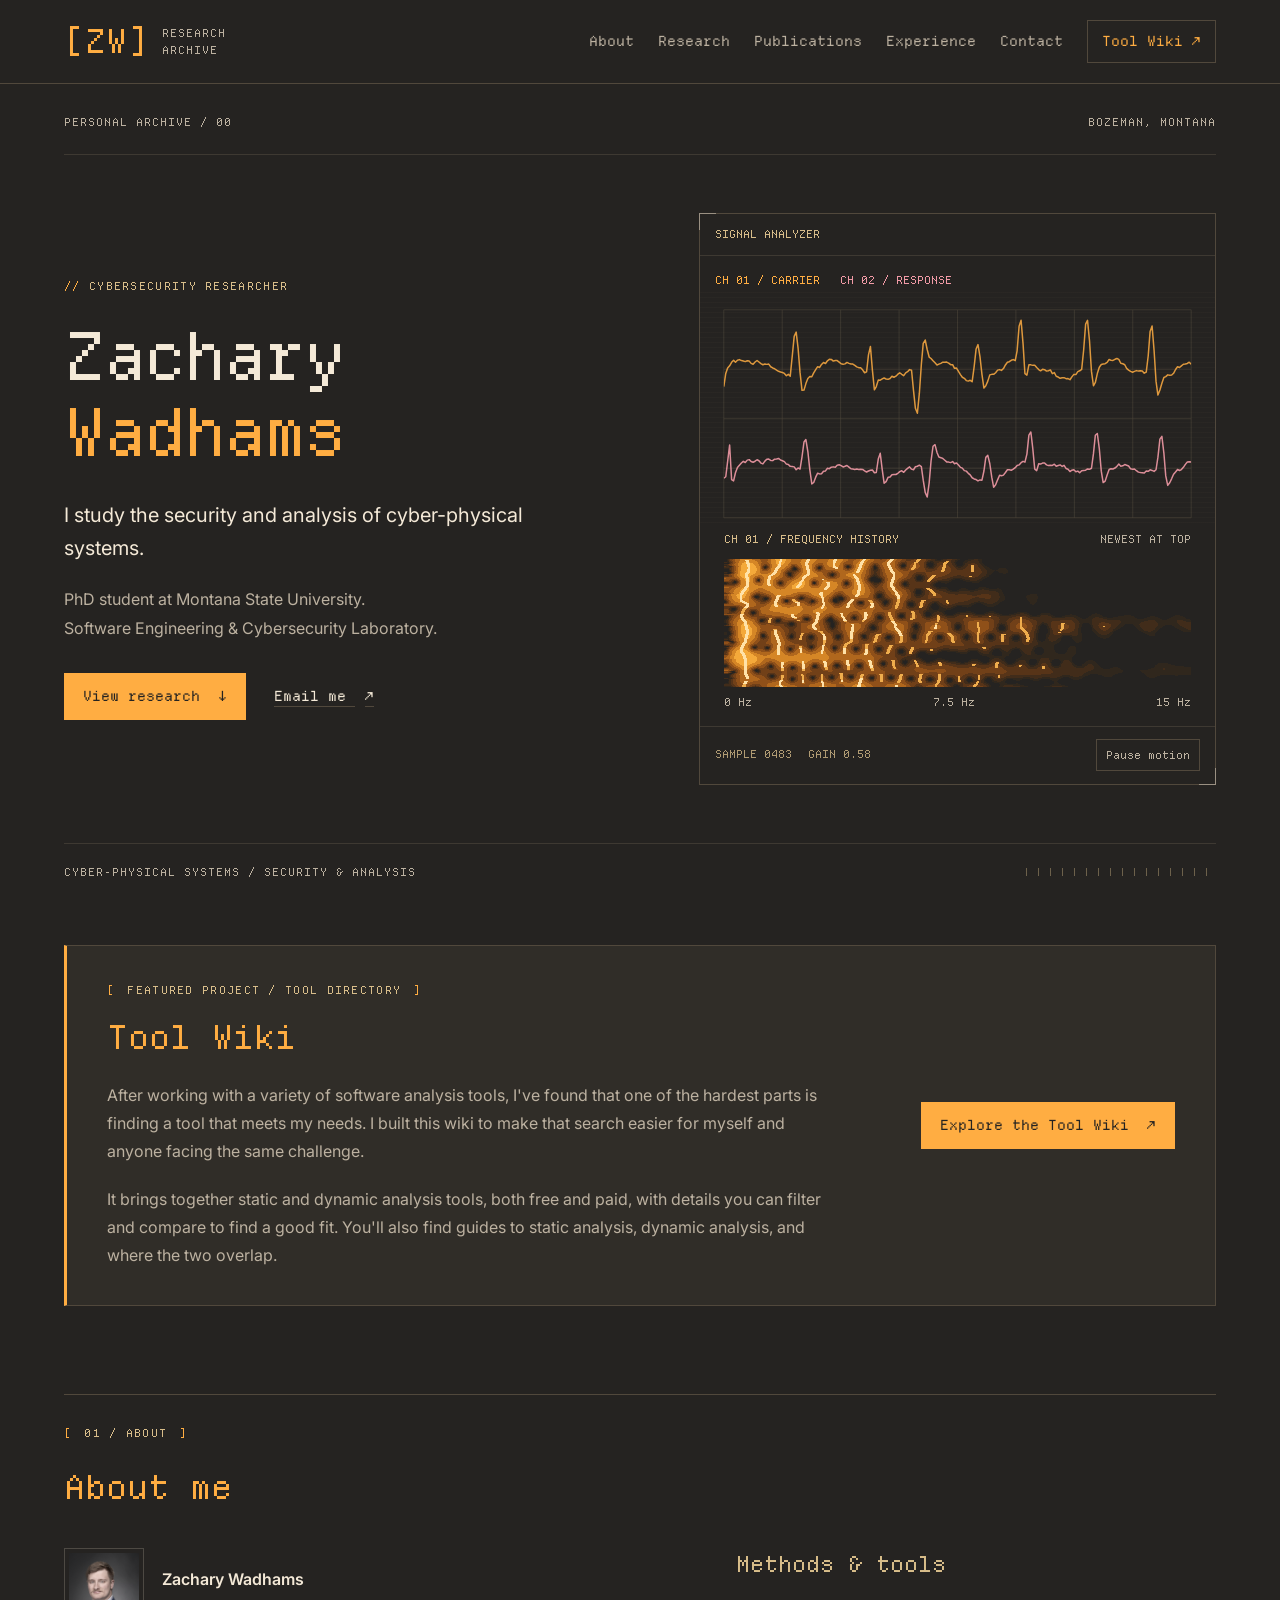
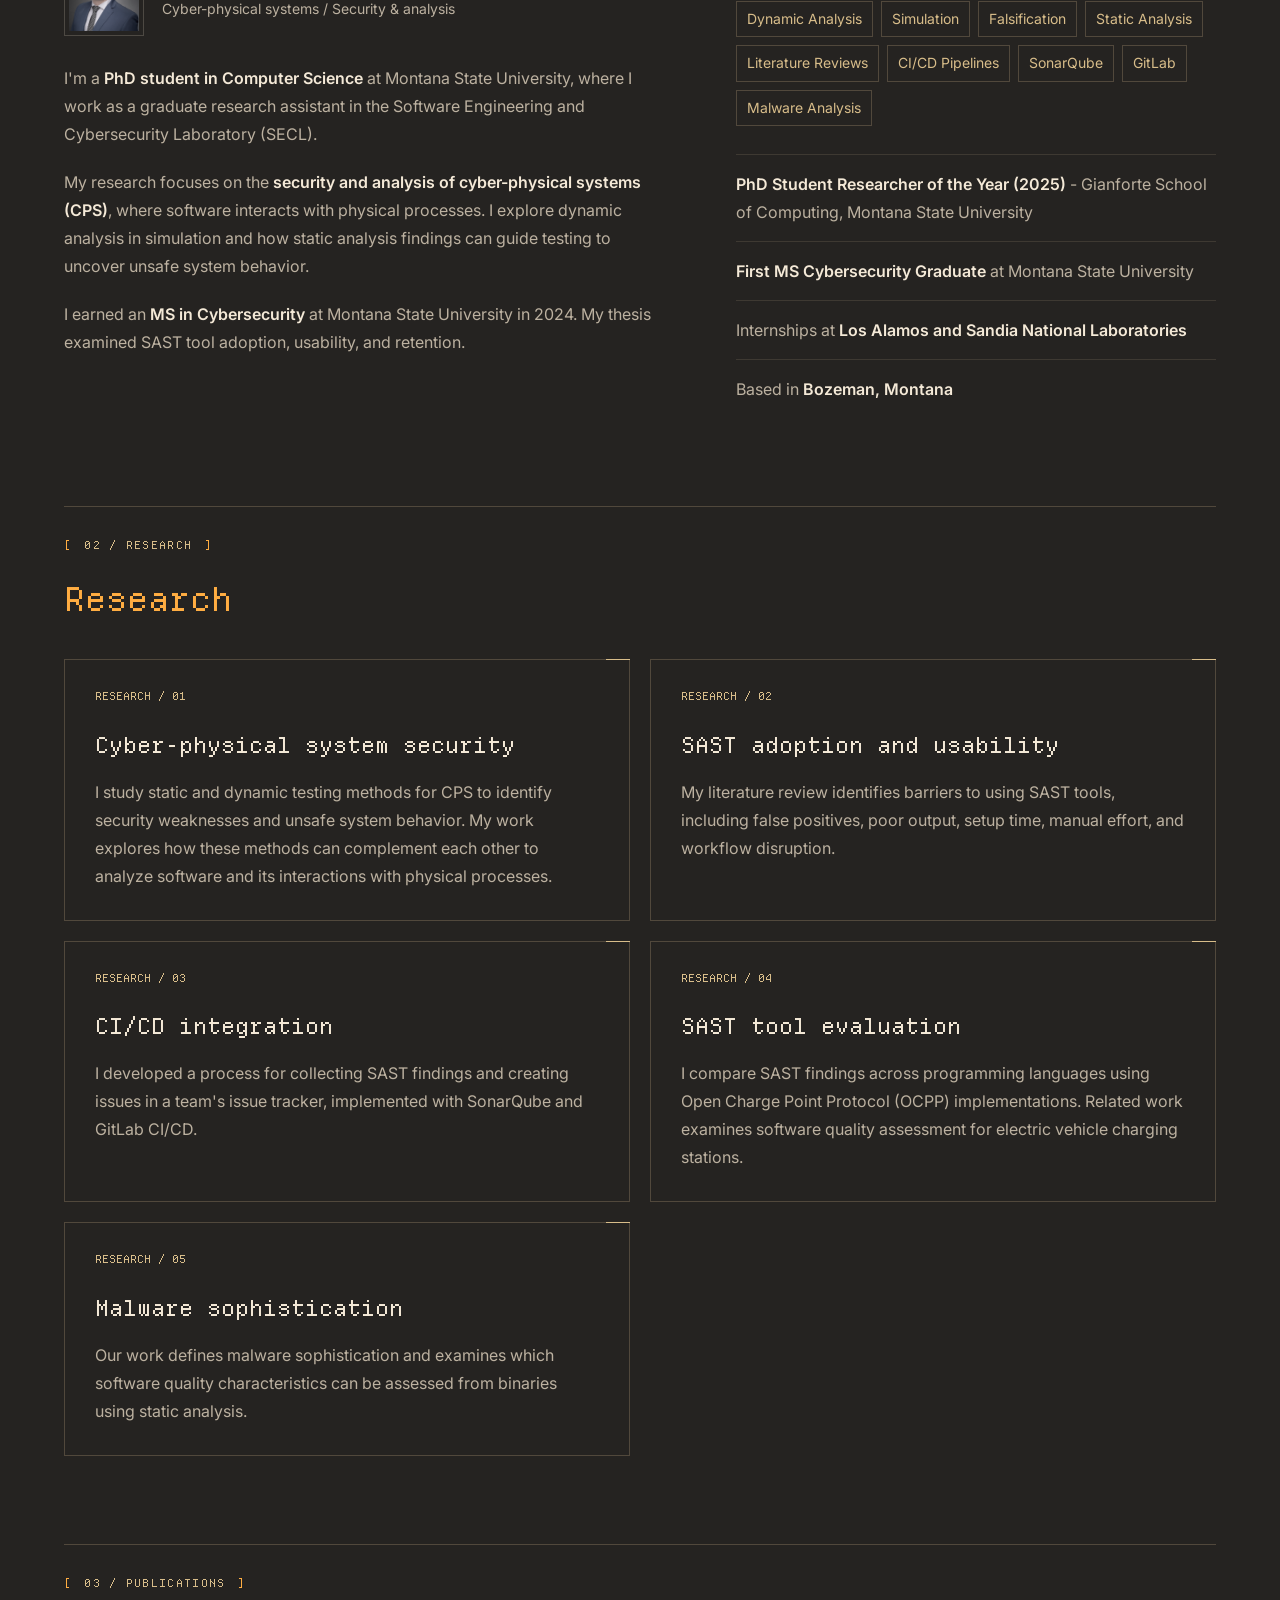
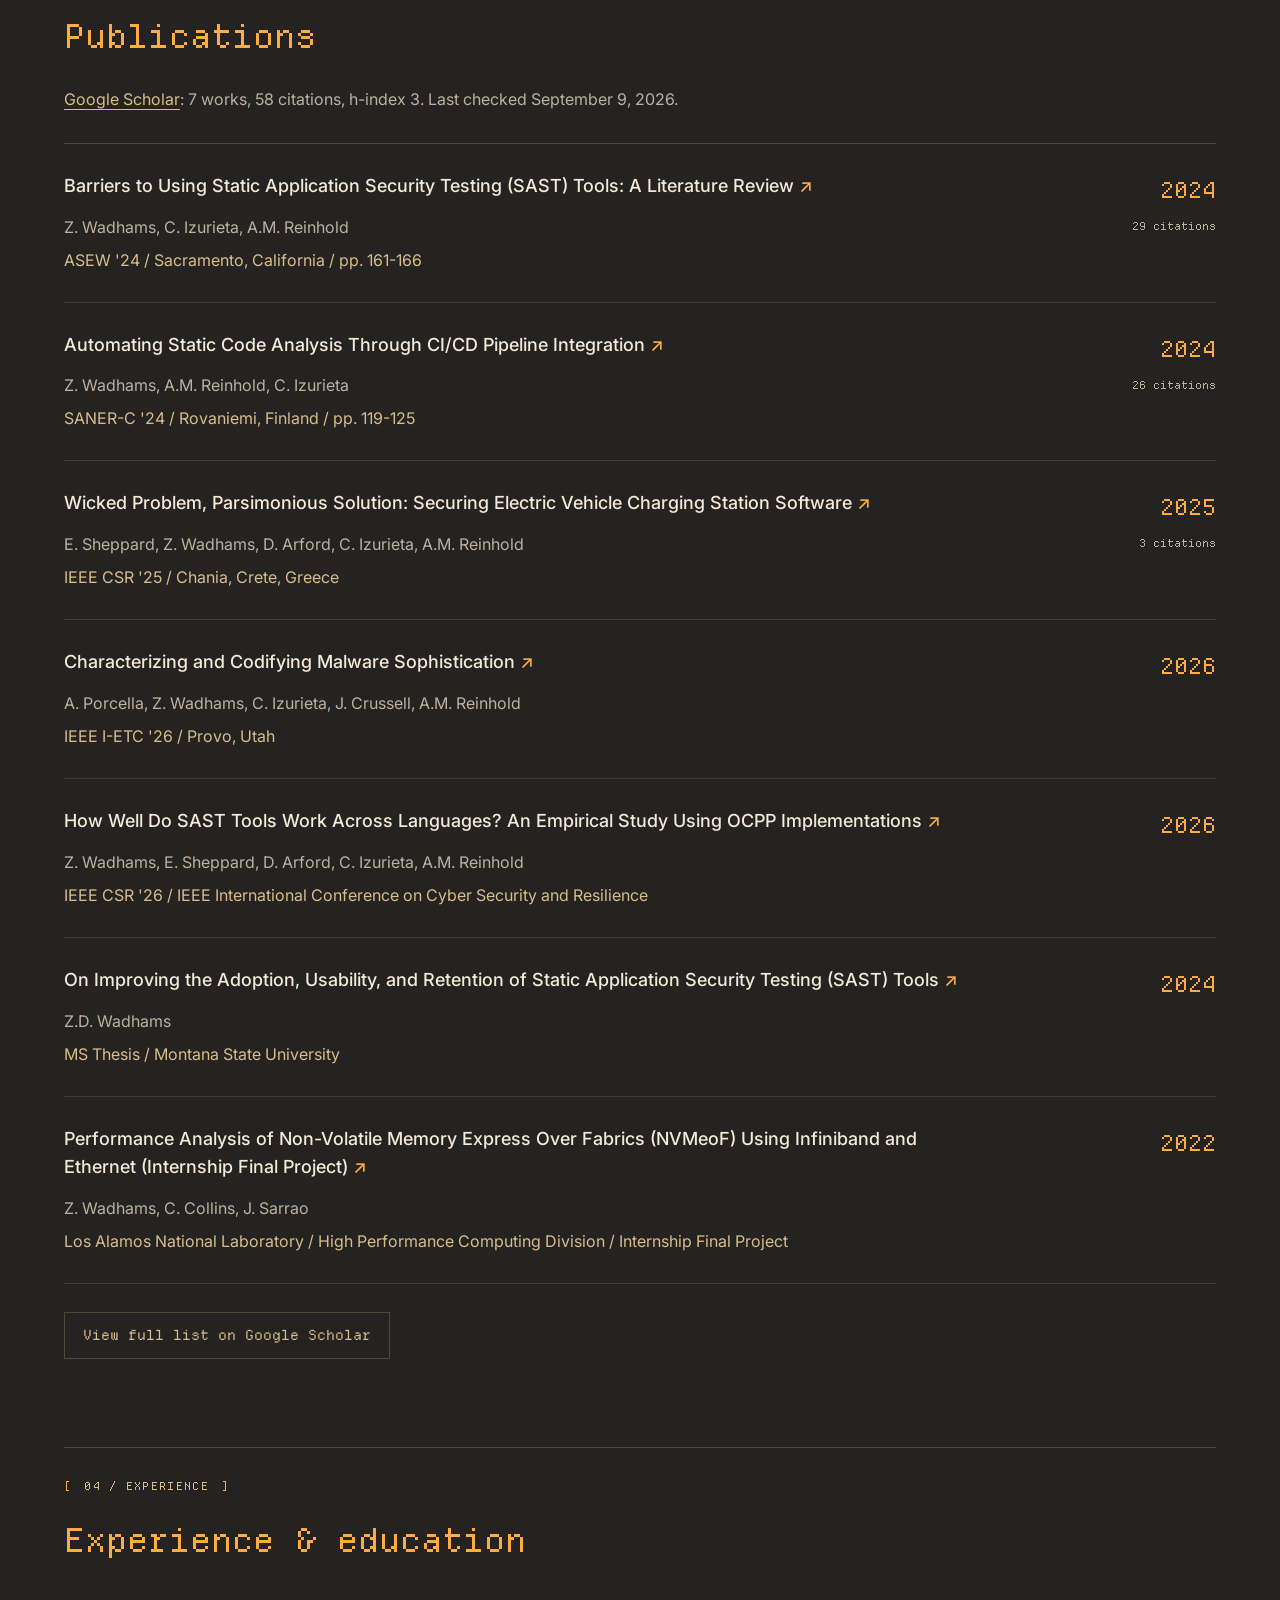
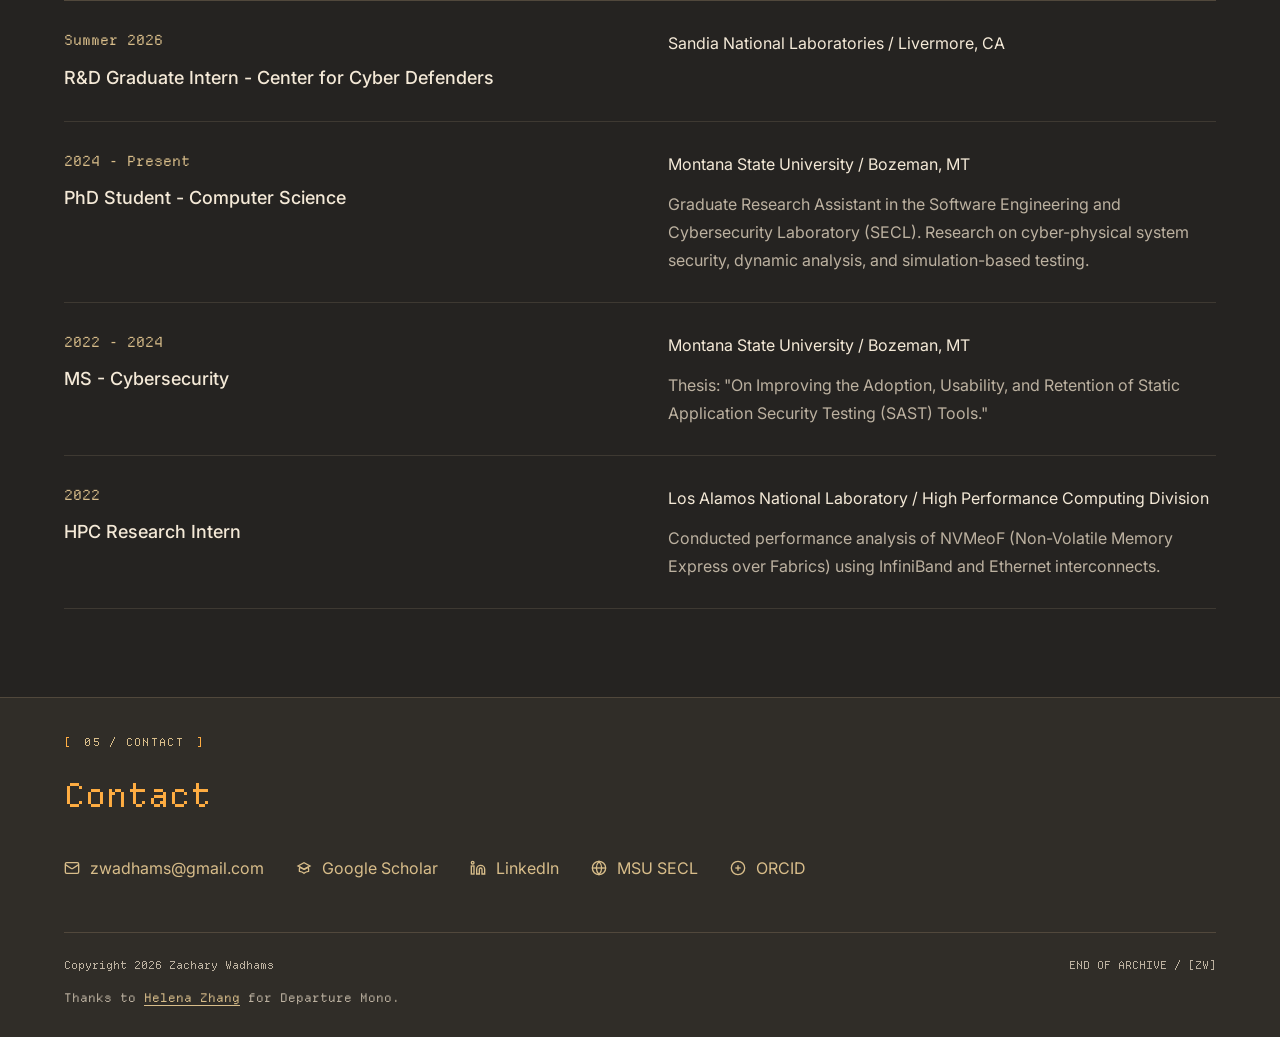
<file: index.html>
<!DOCTYPE html>
<html lang="en">
<head>
  <meta charset="UTF-8" />
  <meta name="viewport" content="width=device-width, initial-scale=1.0" />
  <meta name="description" content="Zachary Wadhams, PhD student at Montana State University. Research in cyber-physical system security, dynamic analysis, and simulation-based testing." />
  <meta name="theme-color" content="#252321" />
  <title>Zachary Wadhams | Cybersecurity Researcher</title>
  <link rel="preconnect" href="https://fonts.googleapis.com" />
  <link rel="preconnect" href="https://fonts.gstatic.com" crossorigin />
  <link href="https://fonts.googleapis.com/css2?family=Inter:wght@400;500;600&display=swap" rel="stylesheet" />
  <link rel="preload" href="assets/fonts/DepartureMono-Regular.woff2" as="font" type="font/woff2" crossorigin />
  <link rel="stylesheet" href="styles.css" />
  <script src="site.js" defer></script>
</head>
<body>
<a class="skip-link" href="#main">Skip to content</a>


<nav class="site-nav" aria-label="Main navigation">
  <div class="nav-inner">
  <a class="logo" href="#hero" aria-label="Zachary Wadhams, home"><span class="logo-mark" aria-hidden="true">[ZW]</span><span class="logo-caption">RESEARCH<br> ARCHIVE</span></a>
  <ul>
    <li><a href="#about">About</a></li>
    <li><a href="#research">Research</a></li>
    <li><a href="#publications">Publications</a></li>
    <li><a href="#experience">Experience</a></li>
    <li><a href="#contact">Contact</a></li>
    <li><a class="nav-wiki" href="https://zwadhams.github.io/ToolWiki/">Tool Wiki <span aria-hidden="true">&nearr;</span></a></li>
  </ul>
  </div>
</nav>


<main id="main">
<section id="hero" aria-labelledby="intro-title">
  <div class="hero-register"><span>PERSONAL ARCHIVE / 00</span><span>BOZEMAN, MONTANA</span></div>
  <div class="hero-inner">
    <div class="hero-content">
      <div class="hero-tag">CYBERSECURITY RESEARCHER</div>
      <h1 id="intro-title">
        Zachary<br />
        <span class="name-accent">Wadhams</span>
      </h1>
      <p class="hero-sub">I study the security and analysis of cyber-physical systems.</p>
      <p class="hero-affiliation">PhD student at Montana State University.<br />Software Engineering &amp; Cybersecurity Laboratory.</p>
      <div class="hero-links"><a class="btn btn-primary" href="#research">View research <span aria-hidden="true">&darr;</span></a><a class="text-link" href="mailto:zwadhams@gmail.com">Email me <span aria-hidden="true">&nearr;</span></a></div>


    </div>
    <figure class="signal-display" aria-label="Decorative signal analyzer with generated waveforms">
      <div class="display-header" aria-hidden="true"><span>SIGNAL ANALYZER</span></div>
      <div class="display-channels" aria-hidden="true"><span>CH 01 / CARRIER</span><span>CH 02 / RESPONSE</span></div>
      <div class="display-screen" aria-hidden="true">
        <svg class="signal-graphic" viewBox="0 0 520 240" fill="none" focusable="false">
          <defs><clipPath id="screen-clip"><rect x="24" y="20" width="472" height="210" /></clipPath></defs>
          <path class="signal-grid" d="M24 20H496V230H24ZM83 20V230M142 20V230M201 20V230M260 20V230M319 20V230M378 20V230M437 20V230M24 80H496M24 130H496M24 180H496" />
          <g clip-path="url(#screen-clip)">
            <path class="signal-trace signal-carrier" d="M24 84L34 80L44 73L54 68L64 73L74 85L84 89L91 78L96 42L100 94L106 84L116 77L126 70L136 74L146 82L156 89L166 87L176 76L186 69L196 77L202 82L207 57L212 95L218 86L228 75L238 69L248 75L258 84L268 88L278 78L288 70L298 75L308 84L318 88L328 79L336 73L341 35L346 101L351 85L361 74L371 70L381 77L391 85L401 88L411 77L421 72L431 79L439 86L445 56L450 97L456 85L466 76L476 71L486 78L496 84" />
            <path class="signal-trace signal-response" d="M24 180L36 185L48 180L60 174L72 177L84 184L96 188L108 172L114 155L119 191L126 181L138 175L150 179L162 186L174 184L186 176L198 174L210 182L222 185L231 166L237 190L246 181L258 175L270 180L282 186L294 183L306 176L318 179L330 185L342 182L351 171L358 152L364 192L372 184L384 177L396 180L408 185L420 182L432 174L444 180L457 184L466 166L473 190L480 183L488 176L496 180" />
          </g>
        </svg>
      </div>
      <div class="waterfall" aria-hidden="true">
        <div class="waterfall-label"><span>CH 01 / FREQUENCY HISTORY</span><span>NEWEST AT TOP</span></div>
        <canvas class="waterfall-canvas" width="512" height="256" hidden></canvas>
        <svg class="waterfall-static" viewBox="0 0 512 100" preserveAspectRatio="none" focusable="false">
          <rect width="512" height="100" fill="#252321"/>
          <path d="M22 0L27 12L20 25L24 40L19 55L26 70L21 85L24 100M63 0L57 16L66 30L59 48L68 62L60 78L64 100M104 0L112 18L101 34M100 53L109 68L103 86L110 100M162 8L153 24L165 40M157 61L169 79L160 100M218 0L229 17L221 36M220 68L231 84L223 100" fill="none" stroke="#573418" stroke-width="22"/>
          <path d="M22 0L27 12L20 25L24 40L19 55L26 70L21 85L24 100M63 0L57 16L66 30L59 48L68 62L60 78L64 100M104 0L112 18L101 34M100 53L109 68L103 86L110 100M162 8L153 24L165 40M157 61L169 79L160 100M218 0L229 17L221 36M220 68L231 84L223 100" fill="none" stroke="#b0671d" stroke-width="9"/>
          <path d="M22 0L27 12L20 25L24 40L19 55L26 70L21 85L24 100M63 0L57 16L66 30L59 48L68 62L60 78L64 100M104 0L112 18L101 34M100 53L109 68L103 86L110 100M162 8L153 24L165 40M157 61L169 79L160 100M218 0L229 17L221 36M220 68L231 84L223 100" fill="none" stroke="#ffe2a8" stroke-width="1.5" vector-effect="non-scaling-stroke"/>
        </svg>
        <div class="waterfall-scale"><span>0 Hz</span><span>7.5 Hz</span><span>15 Hz</span></div>
      </div>
      <figcaption class="display-footer">
        <div class="readouts" aria-hidden="true"><span>SAMPLE <span data-sample>0483</span></span><span>GAIN <span data-gain>0.58</span></span></div>
        <button class="motion-toggle" type="button" aria-pressed="false" hidden>Pause motion</button>
      </figcaption>
    </figure>
  </div>
  <div class="hero-baseline" aria-hidden="true"><span>CYBER-PHYSICAL SYSTEMS / SECURITY &amp; ANALYSIS</span><span class="baseline-ticks"></span></div>
</section>


<section id="tool-wiki" aria-labelledby="wiki-title">
  <div class="wiki-feature">
    <div class="wiki-copy">
      <div class="section-label">FEATURED PROJECT / TOOL DIRECTORY</div>
      <h2 id="wiki-title">Tool Wiki</h2>
      <p>After working with a variety of software analysis tools, I've found that one of the
        hardest parts is finding a tool that meets my needs. I built this wiki to make that
        search easier for myself and anyone facing the same challenge.</p>
      <p>It brings together static and dynamic analysis tools, both free and paid, with
        details you can filter and compare to find a good fit. You'll also find guides to
        static analysis, dynamic analysis, and where the two overlap.</p>
    </div>
    <a class="btn btn-primary wiki-cta" href="https://zwadhams.github.io/ToolWiki/">Explore the Tool Wiki <span aria-hidden="true">&nearr;</span></a>
  </div>
</section>


<section id="about">
  <div class="section-inner">
    <div class="section-label">01 / ABOUT</div>
    <h2>About me</h2>
    <div class="section-divider"></div>
    <div class="about-grid">
      <div class="about-text"><div class="profile"><img src="headshot.jpg" alt="Zachary Wadhams" width="80" height="80" loading="lazy" /><div><strong>Zachary Wadhams</strong><span>Cyber-physical systems / Security &amp; analysis</span></div></div>
        <p>
          I'm a <strong>PhD student in Computer Science</strong> at Montana State University,
          where I work as a graduate research assistant in the Software Engineering and
          Cybersecurity Laboratory (SECL).
        </p>
        <p>
          My research focuses on the <strong>security and analysis of cyber-physical
          systems (CPS)</strong>, where software interacts with physical processes.
          I explore dynamic analysis in simulation and how static analysis findings
          can guide testing to uncover unsafe system behavior.
        </p>
        <p>
          I earned an <strong>MS in Cybersecurity</strong> at Montana State University in 2024.
          My thesis examined SAST tool adoption, usability, and retention.
        </p>
      </div>
      <div>
        <div class="about-skills">
          <h3>Methods &amp; tools</h3>
          <div class="skill-tags">
            <span class="skill-tag">Dynamic Analysis</span>
            <span class="skill-tag">Simulation</span>
            <span class="skill-tag">Falsification</span>
            <span class="skill-tag">Static Analysis</span>
            <span class="skill-tag">Literature Reviews</span>
            <span class="skill-tag">CI/CD Pipelines</span>
            <span class="skill-tag">SonarQube</span>
            <span class="skill-tag">GitLab</span>
            <span class="skill-tag">Malware Analysis</span>
          </div>
        </div>
        <div class="about-achievements">
          <div class="achievement">

            <p><strong>PhD Student Researcher of the Year (2025)</strong> - Gianforte School of Computing, Montana State University</p>
          </div>
          <div class="achievement">

            <p><strong>First MS Cybersecurity Graduate</strong> at Montana State University</p>
          </div>
          <div class="achievement">

            <p>Internships at <strong>Los Alamos and Sandia National Laboratories</strong></p>
          </div>
          <div class="achievement">

            <p>Based in <strong>Bozeman, Montana</strong></p>
          </div>
        </div>
      </div>
    </div>
  </div>
</section>


<section id="research">
  <div class="section-inner">
    <div class="section-label">02 / RESEARCH</div>
    <h2>Research</h2>
    <div class="section-divider"></div>
    <div class="research-grid">
      <div class="research-card">
        <div class="research-icon" aria-hidden="true">01</div>
        <h3>Cyber-physical system security</h3>
        <p>I study static and dynamic testing methods for CPS to identify security weaknesses
        and unsafe system behavior. My work explores how these methods can complement each
        other to analyze software and its interactions with physical processes.</p>
      </div>
      <div class="research-card">
        <div class="research-icon" aria-hidden="true">02</div>
        <h3>SAST adoption and usability</h3>
        <p>My literature review identifies barriers to using SAST tools, including false positives,
        poor output, setup time, manual effort, and workflow disruption.</p>
      </div>
      <div class="research-card">
        <div class="research-icon" aria-hidden="true">03</div>
        <h3>CI/CD integration</h3>
        <p>I developed a process for collecting SAST findings and creating issues in a team's
        issue tracker, implemented with SonarQube and GitLab CI/CD.</p>
      </div>
      <div class="research-card">
        <div class="research-icon" aria-hidden="true">04</div>
        <h3>SAST tool evaluation</h3>
        <p>I compare SAST findings across programming languages using Open Charge Point Protocol
        (OCPP) implementations. Related work examines software quality assessment for electric
        vehicle charging stations.</p>
      </div>
      <div class="research-card">
        <div class="research-icon" aria-hidden="true">05</div>
        <h3>Malware sophistication</h3>
        <p>Our work defines malware sophistication and examines which software quality
        characteristics can be assessed from binaries using static analysis.</p>
      </div>
    </div>
  </div>
</section>


<section id="publications">
  <div class="section-inner">
    <div class="section-label">03 / PUBLICATIONS</div>
    <h2>Publications</h2>
    <div class="section-divider"></div>
    <!-- publications:start -->
    <p class="publication-note"><a href="https://scholar.google.com/citations?user=fcOP0tgAAAAJ&amp;hl=en" target="_blank" rel="noopener noreferrer">Google Scholar</a>: 7 works, 58 citations, h-index 3. Last checked September 9, 2026.</p>
    <div class="pub-list">
      <div class="pub-card">
        <div>
          <h3 class="pub-title"><a href="https://scholar.google.com/citations?view_op=view_citation&amp;hl=en&amp;user=fcOP0tgAAAAJ&amp;citation_for_view=fcOP0tgAAAAJ:u-x6o8ySG0sC" target="_blank" rel="noopener noreferrer">Barriers to Using Static Application Security Testing (SAST) Tools: A Literature Review <span class="paper-arrow" aria-hidden="true">&nearr;</span></a></h3>
          <div class="pub-authors">Z. Wadhams, C. Izurieta, A.M. Reinhold</div>
          <div class="pub-venue">ASEW &#x27;24 / Sacramento, California / pp. 161-166</div>
        </div>
        <div class="pub-badges">
          <span class="badge badge-year">2024</span>
          <span class="citation-count">29 citations</span>
        </div>
      </div>
      <div class="pub-card">
        <div>
          <h3 class="pub-title"><a href="https://scholar.google.com/citations?view_op=view_citation&amp;hl=en&amp;user=fcOP0tgAAAAJ&amp;citation_for_view=fcOP0tgAAAAJ:u5HHmVD_uO8C" target="_blank" rel="noopener noreferrer">Automating Static Code Analysis Through CI/CD Pipeline Integration <span class="paper-arrow" aria-hidden="true">&nearr;</span></a></h3>
          <div class="pub-authors">Z. Wadhams, A.M. Reinhold, C. Izurieta</div>
          <div class="pub-venue">SANER-C &#x27;24 / Rovaniemi, Finland / pp. 119-125</div>
        </div>
        <div class="pub-badges">
          <span class="badge badge-year">2024</span>
          <span class="citation-count">26 citations</span>
        </div>
      </div>
      <div class="pub-card">
        <div>
          <h3 class="pub-title"><a href="https://scholar.google.com/citations?view_op=view_citation&amp;hl=en&amp;user=fcOP0tgAAAAJ&amp;citation_for_view=fcOP0tgAAAAJ:2osOgNQ5qMEC" target="_blank" rel="noopener noreferrer">Wicked Problem, Parsimonious Solution: Securing Electric Vehicle Charging Station Software <span class="paper-arrow" aria-hidden="true">&nearr;</span></a></h3>
          <div class="pub-authors">E. Sheppard, Z. Wadhams, D. Arford, C. Izurieta, A.M. Reinhold</div>
          <div class="pub-venue">IEEE CSR &#x27;25 / Chania, Crete, Greece</div>
        </div>
        <div class="pub-badges">
          <span class="badge badge-year">2025</span>
          <span class="citation-count">3 citations</span>
        </div>
      </div>
      <div class="pub-card">
        <div>
          <h3 class="pub-title"><a href="https://scholar.google.com/citations?view_op=view_citation&amp;hl=en&amp;user=fcOP0tgAAAAJ&amp;citation_for_view=fcOP0tgAAAAJ:zYLM7Y9cAGgC" target="_blank" rel="noopener noreferrer">Characterizing and Codifying Malware Sophistication <span class="paper-arrow" aria-hidden="true">&nearr;</span></a></h3>
          <div class="pub-authors">A. Porcella, Z. Wadhams, C. Izurieta, J. Crussell, A.M. Reinhold</div>
          <div class="pub-venue">IEEE I-ETC &#x27;26 / Provo, Utah</div>
        </div>
        <div class="pub-badges">
          <span class="badge badge-year">2026</span>

        </div>
      </div>
      <div class="pub-card">
        <div>
          <h3 class="pub-title"><a href="https://scholar.google.com/citations?view_op=view_citation&amp;hl=en&amp;user=fcOP0tgAAAAJ&amp;citation_for_view=fcOP0tgAAAAJ:IjCSPb-OGe4C" target="_blank" rel="noopener noreferrer">How Well Do SAST Tools Work Across Languages? An Empirical Study Using OCPP Implementations <span class="paper-arrow" aria-hidden="true">&nearr;</span></a></h3>
          <div class="pub-authors">Z. Wadhams, E. Sheppard, D. Arford, C. Izurieta, A.M. Reinhold</div>
          <div class="pub-venue">IEEE CSR &#x27;26 / IEEE International Conference on Cyber Security and Resilience</div>
        </div>
        <div class="pub-badges">
          <span class="badge badge-year">2026</span>

        </div>
      </div>
      <div class="pub-card">
        <div>
          <h3 class="pub-title"><a href="https://scholar.google.com/citations?view_op=view_citation&amp;hl=en&amp;user=fcOP0tgAAAAJ&amp;citation_for_view=fcOP0tgAAAAJ:9yKSN-GCB0IC" target="_blank" rel="noopener noreferrer">On Improving the Adoption, Usability, and Retention of Static Application Security Testing (SAST) Tools <span class="paper-arrow" aria-hidden="true">&nearr;</span></a></h3>
          <div class="pub-authors">Z.D. Wadhams</div>
          <div class="pub-venue">MS Thesis / Montana State University</div>
        </div>
        <div class="pub-badges">
          <span class="badge badge-year">2024</span>

        </div>
      </div>
      <div class="pub-card">
        <div>
          <h3 class="pub-title"><a href="https://scholar.google.com/citations?view_op=view_citation&amp;hl=en&amp;user=fcOP0tgAAAAJ&amp;citation_for_view=fcOP0tgAAAAJ:qjMakFHDy7sC" target="_blank" rel="noopener noreferrer">Performance Analysis of Non-Volatile Memory Express Over Fabrics (NVMeoF)  Using Infiniband and Ethernet (Internship Final Project) <span class="paper-arrow" aria-hidden="true">&nearr;</span></a></h3>
          <div class="pub-authors">Z. Wadhams, C. Collins, J. Sarrao</div>
          <div class="pub-venue">Los Alamos National Laboratory / High Performance Computing Division / Internship Final Project</div>
        </div>
        <div class="pub-badges">
          <span class="badge badge-year">2022</span>

        </div>
      </div>
    </div>
    <!-- publications:end -->
    <div class="publication-more">
      <a class="btn btn-ghost" href="https://scholar.google.com/citations?user=fcOP0tgAAAAJ&hl=en" target="_blank" rel="noopener noreferrer">
        View full list on Google Scholar
      </a>
    </div>
  </div>
</section>


<section id="experience">
  <div class="section-inner">
    <div class="section-label">04 / EXPERIENCE</div>
    <h2>Experience &amp; education</h2>
    <div class="section-divider"></div>
    <div class="timeline">

      <div class="timeline-item">
        <div class="timeline-header">
          <div class="timeline-title">R&amp;D Graduate Intern - Center for Cyber Defenders</div>
          <div class="timeline-period">Summer 2026</div>
        </div>
        <div class="timeline-org">Sandia National Laboratories / Livermore, CA</div>
      </div>

      <div class="timeline-item">
        <div class="timeline-header">
          <div class="timeline-title">PhD Student - Computer Science</div>
          <div class="timeline-period">2024 - Present</div>
        </div>
        <div class="timeline-org">Montana State University / Bozeman, MT</div>
        <div class="timeline-desc">
          Graduate Research Assistant in the Software Engineering and Cybersecurity Laboratory (SECL).
          Research on cyber-physical system security, dynamic analysis, and simulation-based testing.
        </div>
      </div>

      <div class="timeline-item">
        <div class="timeline-header">
          <div class="timeline-title">MS - Cybersecurity</div>
          <div class="timeline-period">2022 - 2024</div>
        </div>
        <div class="timeline-org">Montana State University / Bozeman, MT</div>
        <div class="timeline-desc">
          Thesis: "On Improving the Adoption,
          Usability, and Retention of Static Application Security Testing (SAST) Tools."
        </div>
      </div>

      <div class="timeline-item">
        <div class="timeline-header">
          <div class="timeline-title">HPC Research Intern</div>
          <div class="timeline-period">2022</div>
        </div>
        <div class="timeline-org">Los Alamos National Laboratory / High Performance Computing Division</div>
        <div class="timeline-desc">
          Conducted performance analysis of NVMeoF (Non-Volatile Memory Express over Fabrics) using
          InfiniBand and Ethernet interconnects.
        </div>
      </div>

    </div>
  </div>
</section>


</main>
<footer id="contact">
  <div class="footer-inner">
    <div class="section-label">05 / CONTACT</div>
    <h2>Contact</h2>
    <div class="footer-links">
      <a href="mailto:zwadhams@gmail.com">
        <svg width="15" height="15" viewBox="0 0 24 24" fill="none" stroke="currentColor" stroke-width="2"><rect x="2" y="4" width="20" height="16" rx="2"/><path d="m22 7-8.97 5.7a1.94 1.94 0 0 1-2.06 0L2 7"/></svg>
        zwadhams@gmail.com
      </a>
      <a href="https://scholar.google.com/citations?user=fcOP0tgAAAAJ&hl=en" target="_blank" rel="noopener">
        <svg width="15" height="15" viewBox="0 0 24 24" fill="none" stroke="currentColor" stroke-width="2"><path d="M12 14l9-5-9-5-9 5 9 5z"/><path d="M12 14l6.16-3.422a12.083 12.083 0 01.665 6.479A11.952 11.952 0 0012 20.055a11.952 11.952 0 00-6.824-2.998 12.078 12.078 0 01.665-6.479L12 14z"/></svg>
        Google Scholar
      </a>
      <a href="https://www.linkedin.com/in/zachary-wadhams-452305192/" target="_blank" rel="noopener">
        <svg width="15" height="15" viewBox="0 0 24 24" fill="none" stroke="currentColor" stroke-width="2"><path d="M16 8a6 6 0 0 1 6 6v7h-4v-7a2 2 0 0 0-2-2 2 2 0 0 0-2 2v7h-4v-7a6 6 0 0 1 6-6z"/><rect x="2" y="9" width="4" height="12"/><circle cx="4" cy="4" r="2"/></svg>
        LinkedIn
      </a>
      <a href="https://www.montana.edu/cyber/index.html" target="_blank" rel="noopener">
        <svg width="15" height="15" viewBox="0 0 24 24" fill="none" stroke="currentColor" stroke-width="2"><circle cx="12" cy="12" r="10"/><line x1="2" y1="12" x2="22" y2="12"/><path d="M12 2a15.3 15.3 0 0 1 4 10 15.3 15.3 0 0 1-4 10 15.3 15.3 0 0 1-4-10 15.3 15.3 0 0 1 4-10z"/></svg>
        MSU SECL
      </a>
      <a href="https://orcid.org/0000-0001-6457-0975" target="_blank" rel="noopener">
        <svg width="15" height="15" viewBox="0 0 24 24" fill="none" stroke="currentColor" stroke-width="2"><circle cx="12" cy="12" r="10"/><line x1="12" y1="8" x2="12" y2="16"/><line x1="8" y1="12" x2="16" y2="12"/></svg>
        ORCID
      </a>
    </div>
    <div class="footer-copy"><span>Copyright 2026 Zachary Wadhams</span><span class="footer-signoff">END OF ARCHIVE / [ZW]</span></div>
    <p class="footer-credit">Thanks to <a href="https://helenazhang.com/" target="_blank" rel="noopener">Helena Zhang</a> for Departure Mono.</p>
  </div>
</footer>

</body>
</html>
</file>
<file: styles.css>
@font-face {
  font-family: 'Departure Mono';
  src: url('assets/fonts/DepartureMono-Regular.woff2') format('woff2');
  font-style: normal;
  font-weight: 400;
  font-display: swap;
}

:root {
  color-scheme: dark;
  --bg: #252321;
  --panel: #302d28;
  --text: #f4e9d7;
  --muted: #bcb1a0;
  --accent: #ffad42;
  --sand: #d8bd8a;
  --line: #51483c;
  --faint-line: #3e3932;
  --mono: 'Departure Mono', 'Courier New', monospace;
  --nav-height: 93px;
  font-family: Inter, Arial, sans-serif;
  font-synthesis: none;
  color: var(--text);
  background: var(--bg);
}

* { box-sizing: border-box; }
html { scroll-behavior: smooth; scroll-padding-top: calc(var(--nav-height) + 24px); }
body { margin: 0; font-size: 16px; line-height: 1.75; }
button, a { -webkit-tap-highlight-color: transparent; }
a { color: inherit; text-decoration: none; }
a:hover { color: var(--accent); }
a:focus-visible, button:focus-visible { outline: 2px solid var(--accent); outline-offset: 5px; }
button { font: inherit; }
button:not(:disabled) { cursor: pointer; }
button[hidden] { display: none; }
::selection { background: var(--accent); color: var(--bg); }
strong { font-weight: 600; color: var(--text); }
p { margin: 0 0 20px; }
h1, h2, h3 { text-wrap: balance; }
h1, h2 { font-family: var(--mono); font-weight: 400; }
.skip-link { position: fixed; top: -100px; left: 20px; z-index: 100; padding: 12px 18px; background: var(--accent); color: var(--bg); }
.skip-link:focus { top: 12px; color: var(--bg); }

/* Navigation is opaque so moving content never competes with its labels. */
.site-nav { position: sticky; top: 0; z-index: 20; background: var(--bg); border-bottom: 1px solid var(--line); }
.nav-inner { max-width: 1328px; margin: auto; padding: 20px 64px; display: flex; justify-content: space-between; align-items: center; gap: 28px; }
.logo { display: flex; align-items: center; gap: 14px; flex-shrink: 0; }
.logo-mark { color: var(--accent); font: 33px/1 var(--mono); }
.logo-caption { font: 11px/1.5 var(--mono); letter-spacing: 1px; color: var(--muted); }
.site-nav ul { display: flex; flex-wrap: wrap; align-items: center; justify-content: flex-end; gap: 8px 24px; margin: 0; padding: 0; list-style: none; }
.site-nav li a { display: block; padding: 10px 0; font: 14px/1.5 var(--mono); color: var(--muted); border-bottom: 1px solid transparent; }
.site-nav li a:hover, .site-nav li a[aria-current="location"] { color: var(--accent); border-bottom-color: var(--accent); }
.site-nav .nav-wiki { border: 1px solid var(--line); padding: 10px 14px; color: var(--accent); gap: 6px; }
.site-nav .nav-wiki:hover { border-color: var(--accent); background: var(--panel); }

section, footer { padding: 0 64px 88px; }
.section-inner, .footer-inner, .hero-inner, .hero-register, .hero-baseline { max-width: 1200px; margin-inline: auto; }
.section-label, .hero-tag { font: 11px/1.6 var(--mono); letter-spacing: 1.3px; color: var(--sand); }
.section-label { display: flex; align-items: center; gap: 12px; margin-bottom: 22px; }
.section-label::before { content: '['; color: var(--accent); }
.section-label::after { content: ']'; color: var(--accent); }
.section-inner { padding-top: 30px; border-top: 1px solid var(--line); }
h2 { font-size: 33px; line-height: 1.35; color: var(--accent); margin: 0 0 38px; }
.section-divider { display: none; }

/* The hero's display remains secondary to the introduction. */
#hero { padding-top: 30px; padding-bottom: 64px; }
.hero-register, .hero-baseline { display: flex; align-items: center; justify-content: space-between; gap: 24px; font: 11px/1.6 var(--mono); letter-spacing: 1px; color: var(--muted); }
.hero-register { padding-bottom: 22px; border-bottom: 1px solid var(--faint-line); }
.hero-inner { display: grid; grid-template-columns: 1.12fr 1fr; gap: 56px; align-items: center; padding-block: 58px; }
.hero-tag { color: var(--sand); margin-bottom: 24px; }
.hero-tag::before { content: '// '; color: var(--accent); }
h1 { font-size: 66px; line-height: 1.15; letter-spacing: -2px; margin: 0 0 28px; }
.name-accent { color: var(--accent); }
.hero-sub { max-width: 470px; font-size: 20px; line-height: 1.65; margin-bottom: 20px; }
.hero-affiliation { color: var(--muted); font-size: 16px; line-height: 1.8; margin-bottom: 30px; }
.hero-links { display: flex; flex-wrap: wrap; align-items: center; gap: 16px 28px; }
.btn { display: inline-flex; align-items: center; justify-content: center; gap: 18px; min-height: 46px; padding: 12px 18px; border: 1px solid var(--line); font: 14px/1.5 var(--mono); transition: background .16s, border-color .16s, color .16s; }
.btn-primary { color: var(--bg); background: var(--accent); border-color: var(--accent); }
.btn-primary:hover { background: var(--text); border-color: var(--text); color: var(--bg); }
.btn-ghost { color: var(--sand); }
.btn-ghost:hover { border-color: var(--accent); background: var(--panel); }
.text-link { font: 14px/1.5 var(--mono); padding-block: 12px; text-decoration: underline; text-underline-offset: 5px; text-decoration-color: var(--line); }
.text-link span { margin-left: 10px; }
.hero-baseline { padding-top: 20px; border-top: 1px solid var(--faint-line); }
.baseline-ticks { flex: 1; max-width: 190px; height: 8px; opacity: .4; background: repeating-linear-gradient(90deg, var(--sand) 0 1px, transparent 1px 12px); }

.signal-display { --response: #f19aa6; margin: 0; border: 1px solid var(--line); min-width: 0; position: relative; }
.signal-display::before, .signal-display::after { content: ''; position: absolute; width: 16px; height: 16px; pointer-events: none; border-color: var(--sand); opacity: .45; }
.signal-display::before { top: -1px; left: -1px; border-top: 1px solid; border-left: 1px solid; }
.signal-display::after { bottom: -1px; right: -1px; border-bottom: 1px solid; border-right: 1px solid; }
.display-header, .display-footer { display: flex; align-items: center; justify-content: space-between; gap: 12px; padding: 12px 15px; font: 11px/1.6 var(--mono); }
.display-header { color: var(--sand); border-bottom: 1px solid var(--faint-line); }
.display-channels { display: flex; flex-wrap: wrap; gap: 8px 20px; padding: 16px 15px 0; color: var(--muted); font: 11px/1.6 var(--mono); }
.display-channels span:first-child { color: var(--accent); }
.display-channels span:last-child { color: var(--response); }
.display-screen { position: relative; overflow: hidden; }
.display-screen::after { content: ''; position: absolute; inset: 0; background: repeating-linear-gradient(0deg, transparent 0 4px, #d8bd8a06 4px 5px); pointer-events: none; }
.signal-graphic { width: 100%; height: auto; display: block; }
.signal-grid { stroke: var(--line); stroke-width: 1; opacity: .55; }
.signal-trace { stroke-width: 1.5; stroke-linejoin: round; vector-effect: non-scaling-stroke; }
.signal-carrier { stroke: var(--accent); opacity: .85; }
.signal-response { stroke: var(--response); opacity: .9; }
.waterfall { margin: 0 4.6154% 14px; }
.waterfall-label, .waterfall-scale { display: flex; justify-content: space-between; gap: 8px 16px; color: var(--muted); font: 11px/1.6 var(--mono); }
.waterfall-label { flex-wrap: wrap; margin: 4px 0 10px; }
.waterfall-label span:first-child { color: var(--sand); }
.waterfall-canvas, .waterfall-static { display: block; width: 100%; height: 128px; background: var(--bg); }
.waterfall-canvas[hidden], .waterfall-static[hidden] { display: none; }
.waterfall-scale { margin-top: 7px; }
.display-footer { min-height: 58px; border-top: 1px solid var(--faint-line); }
.readouts { display: flex; flex-wrap: wrap; gap: 8px 16px; font-variant-numeric: tabular-nums; color: var(--sand); opacity: .78; }
.motion-toggle { color: var(--muted); border: 1px solid var(--line); background: transparent; font: 11px/1.5 var(--mono); padding: 7px 9px; flex-shrink: 0; }
.motion-toggle:hover:not(:disabled) { color: var(--text); border-color: var(--sand); }
.motion-toggle:disabled { border-color: transparent; }

/* Content has stronger contrast and more breathing room than the instruments. */
.wiki-feature { display: grid; grid-template-columns: 1fr auto; gap: 36px; align-items: center; max-width: 1200px; margin: auto; padding: 36px 40px; background: var(--panel); border: 1px solid var(--line); border-left: 3px solid var(--accent); }
.wiki-feature .section-label { margin-bottom: 15px; }
.wiki-feature h2 { margin-bottom: 22px; }
.wiki-copy { min-width: 0; }
.wiki-copy p { max-width: 720px; color: var(--muted); }
.wiki-copy p:last-child { margin-bottom: 0; }
.wiki-cta { text-align: center; white-space: nowrap; }
.about-grid { display: grid; grid-template-columns: 1.25fr 1fr; gap: 72px; }
.about-text p { color: var(--muted); }
.about-text p:last-child { margin-bottom: 0; }
.profile { display: flex; align-items: center; gap: 18px; margin-bottom: 28px; }
.profile img { width: 80px; height: 88px; object-fit: cover; object-position: center top; filter: saturate(.45); padding: 4px; border: 1px solid var(--line); }
.profile span { display: block; color: var(--muted); font-size: 14px; line-height: 1.5; margin-top: 5px; }
.about-skills h3 { font: 22px/1.5 var(--mono); color: var(--sand); margin: 0 0 20px; }
.skill-tags { display: flex; flex-wrap: wrap; gap: 8px; }
.skill-tag { border: 1px solid var(--line); padding: 5px 10px; color: var(--sand); font-size: 14px; }
.about-achievements { margin-top: 28px; }
.achievement { border-top: 1px solid var(--faint-line); padding: 15px 0; }
.achievement p { color: var(--muted); font-size: 16px; margin: 0; }
.research-grid { display: grid; grid-template-columns: repeat(2, minmax(0, 1fr)); gap: 20px; }
.research-card { position: relative; border: 1px solid var(--line); padding: 28px 30px 30px; }
.research-card::after { content: ''; position: absolute; top: -1px; right: -1px; width: 24px; border-top: 1px solid var(--sand); }
.research-icon { font: 11px/1.5 var(--mono); color: var(--sand); margin-bottom: 24px; }
.research-icon::before { content: 'RESEARCH / '; }
.research-card h3 { font: 22px/1.5 var(--mono); color: var(--text); margin: 0 0 16px; }
.research-card p { color: var(--muted); margin: 0; }
.publication-note { color: var(--muted); max-width: 760px; font-size: 16px; margin: -12px 0 30px; }
.publication-note a { color: var(--sand); text-decoration: underline; text-underline-offset: 4px; }
.pub-list { border-top: 1px solid var(--line); }
.pub-card { display: grid; grid-template-columns: minmax(0, 1fr) 118px; gap: 32px; padding: 28px 0; border-bottom: 1px solid var(--faint-line); }
.pub-title { font: 500 18px/1.6 Inter, Arial, sans-serif; margin: 0 0 12px; max-width: 900px; text-wrap: initial; }
.pub-title a:hover { text-decoration: underline; text-underline-offset: 4px; }
.paper-arrow { color: var(--accent); white-space: nowrap; }
.pub-authors, .pub-venue { font-size: 16px; color: var(--muted); }
.pub-authors { margin-bottom: 5px; }
.pub-venue { color: var(--sand); }
.pub-badges { text-align: right; padding-top: 3px; }
.badge-year { font: 22px/1.4 var(--mono); color: var(--accent); }
.citation-count { display: block; color: var(--muted); font: 11px/1.6 var(--mono); margin-top: 12px; white-space: nowrap; }
.publication-more { margin-top: 28px; }
.timeline { border-top: 1px solid var(--line); }
.timeline-item { display: grid; grid-template-columns: 1fr 1fr; gap: 0 56px; padding: 28px 0; border-bottom: 1px solid var(--faint-line); }
.timeline-header { display: flex; flex-direction: column-reverse; justify-content: flex-end; gap: 12px; grid-row: span 2; }
.timeline-period { font: 14px/1.6 var(--mono); color: var(--sand); }
.timeline-title { font-size: 18px; font-weight: 500; line-height: 1.6; }
.timeline-org { font-size: 16px; color: var(--text); }
.timeline-desc { color: var(--muted); font-size: 16px; margin-top: 12px; }
footer { background: var(--panel); border-top: 1px solid var(--line); padding-top: 36px; padding-bottom: 28px; }
footer h2 { margin-bottom: 28px; }
.footer-links { display: flex; flex-wrap: wrap; gap: 16px 32px; margin-bottom: 42px; }
.footer-links a { display: flex; gap: 10px; align-items: center; min-height: 44px; font-size: 16px; color: var(--sand); }
.footer-links a:hover { color: var(--accent); text-decoration: underline; text-underline-offset: 4px; }
.footer-links svg { width: 16px; height: 16px; flex-shrink: 0; }
.footer-copy { display: flex; justify-content: space-between; gap: 24px; border-top: 1px solid var(--line); padding-top: 24px; color: var(--muted); font: 11px/1.6 var(--mono); }
.footer-credit { margin: 14px 0 0; color: var(--muted); font: 12px/1.7 var(--mono); }
.footer-credit a { color: var(--sand); text-decoration: underline; text-underline-offset: 3px; }
.footer-credit a:hover { color: var(--accent); }

@media (max-width: 1100px) {
  .nav-inner { padding-inline: 32px; gap: 20px; }
  .logo-caption { display: none; }
  .site-nav ul { gap: 8px 18px; }
  section, footer { padding-inline: 32px; }
  .hero-inner { gap: 32px; }
  h1 { font-size: 55px; }
  .hero-sub { font-size: 18px; }
  .about-grid { gap: 40px; }
  .wiki-feature { grid-template-columns: 1fr; gap: 24px; }
  .wiki-cta { justify-self: start; max-width: none; }
}

@media (max-width: 799px) {
  :root { --nav-height: 128px; }
  .nav-inner { padding: 14px 24px; gap: 12px 24px; align-items: flex-start; }
  .logo { padding-top: 8px; }
  .site-nav ul { gap: 2px 16px; }
  .site-nav li a { padding-block: 9px; }
  section, footer { padding-inline: 24px; padding-bottom: 64px; }
  #hero { padding-top: 24px; padding-bottom: 48px; }
  .hero-inner { grid-template-columns: 1fr; gap: 40px; padding-block: 40px; }
  h1 { font-size: 66px; }
  .hero-sub { font-size: 20px; max-width: 540px; }
  .signal-display { width: 100%; max-width: 550px; justify-self: center; }
  .hero-baseline { flex-wrap: wrap; gap: 10px 24px; }
  .baseline-ticks { display: none; }
  .about-grid, .research-grid, .timeline-item { grid-template-columns: 1fr; }
  .about-grid { gap: 40px; }
  .timeline-header { grid-row: auto; margin-bottom: 14px; }
  .timeline-item { gap: 0; }
  .research-card { padding: 24px; }
  .footer-copy { flex-wrap: wrap; gap: 12px; }
  .motion-toggle { min-height: 44px; }
}

@media (max-width: 480px) {
  :root { --nav-height: 188px; }
  .nav-inner { display: block; padding: 12px 20px 10px; }
  .logo { padding: 0; gap: 12px; margin-bottom: 8px; }
  .logo-mark { font-size: 22px; }
  .logo-caption { display: block; font-size: 11px; line-height: 1.3; }
  .logo-caption br { display: none; }
  .site-nav ul { justify-content: flex-start; gap: 2px 16px; }
  .site-nav li a { font-size: 12px; min-height: 44px; display: flex; align-items: center; padding-block: 8px; }
  .site-nav .nav-wiki { padding-inline: 10px; }
  section, footer { padding-inline: 20px; }
  .hero-register { align-items: flex-start; gap: 12px; font-size: 11px; letter-spacing: 0; }
  .hero-register span:last-child { text-align: right; }
  .hero-inner { padding-block: 32px; gap: 32px; }
  .hero-tag { font-size: 11px; letter-spacing: .5px; }
  h1 { font-size: 44px; letter-spacing: -1px; }
  .hero-sub { font-size: 18px; }
  .hero-links { gap: 12px 20px; }
  .hero-baseline { font-size: 11px; letter-spacing: 0; }
  .hero-baseline span:last-child { display: none; }
  .display-header, .display-footer { padding: 10px; gap: 8px; }
  .display-header { font-size: 11px; }
  .readouts { gap: 4px; flex-direction: column; }
  .display-channels { padding-inline: 10px; gap: 8px 12px; }
  .wiki-feature { padding: 24px 20px; }
  .wiki-cta { width: 100%; white-space: normal; }
  h2 { font-size: 33px; overflow-wrap: anywhere; }
  .section-label { letter-spacing: .5px; gap: 8px; }
  .profile { gap: 14px; align-items: flex-start; }
  .profile img { width: 64px; height: 76px; }
  .profile span { font-size: 14px; }
  .research-card { padding: 22px 20px; }
  .pub-card { grid-template-columns: minmax(0, 1fr); gap: 16px; }
  .pub-badges { display: flex; flex-wrap: wrap; align-items: center; gap: 18px; padding: 0; text-align: left; }
  .citation-count { margin: 0; }
  .publication-more .btn { width: 100%; text-align: center; }
  .footer-links { display: grid; gap: 8px; }
  .footer-links a { overflow-wrap: anywhere; }
  .footer-signoff { display: none; }
}

@media (prefers-reduced-motion: reduce) {
  html { scroll-behavior: auto; }
  *, *::before, *::after { animation: none !important; transition: none !important; }
}
</file>
